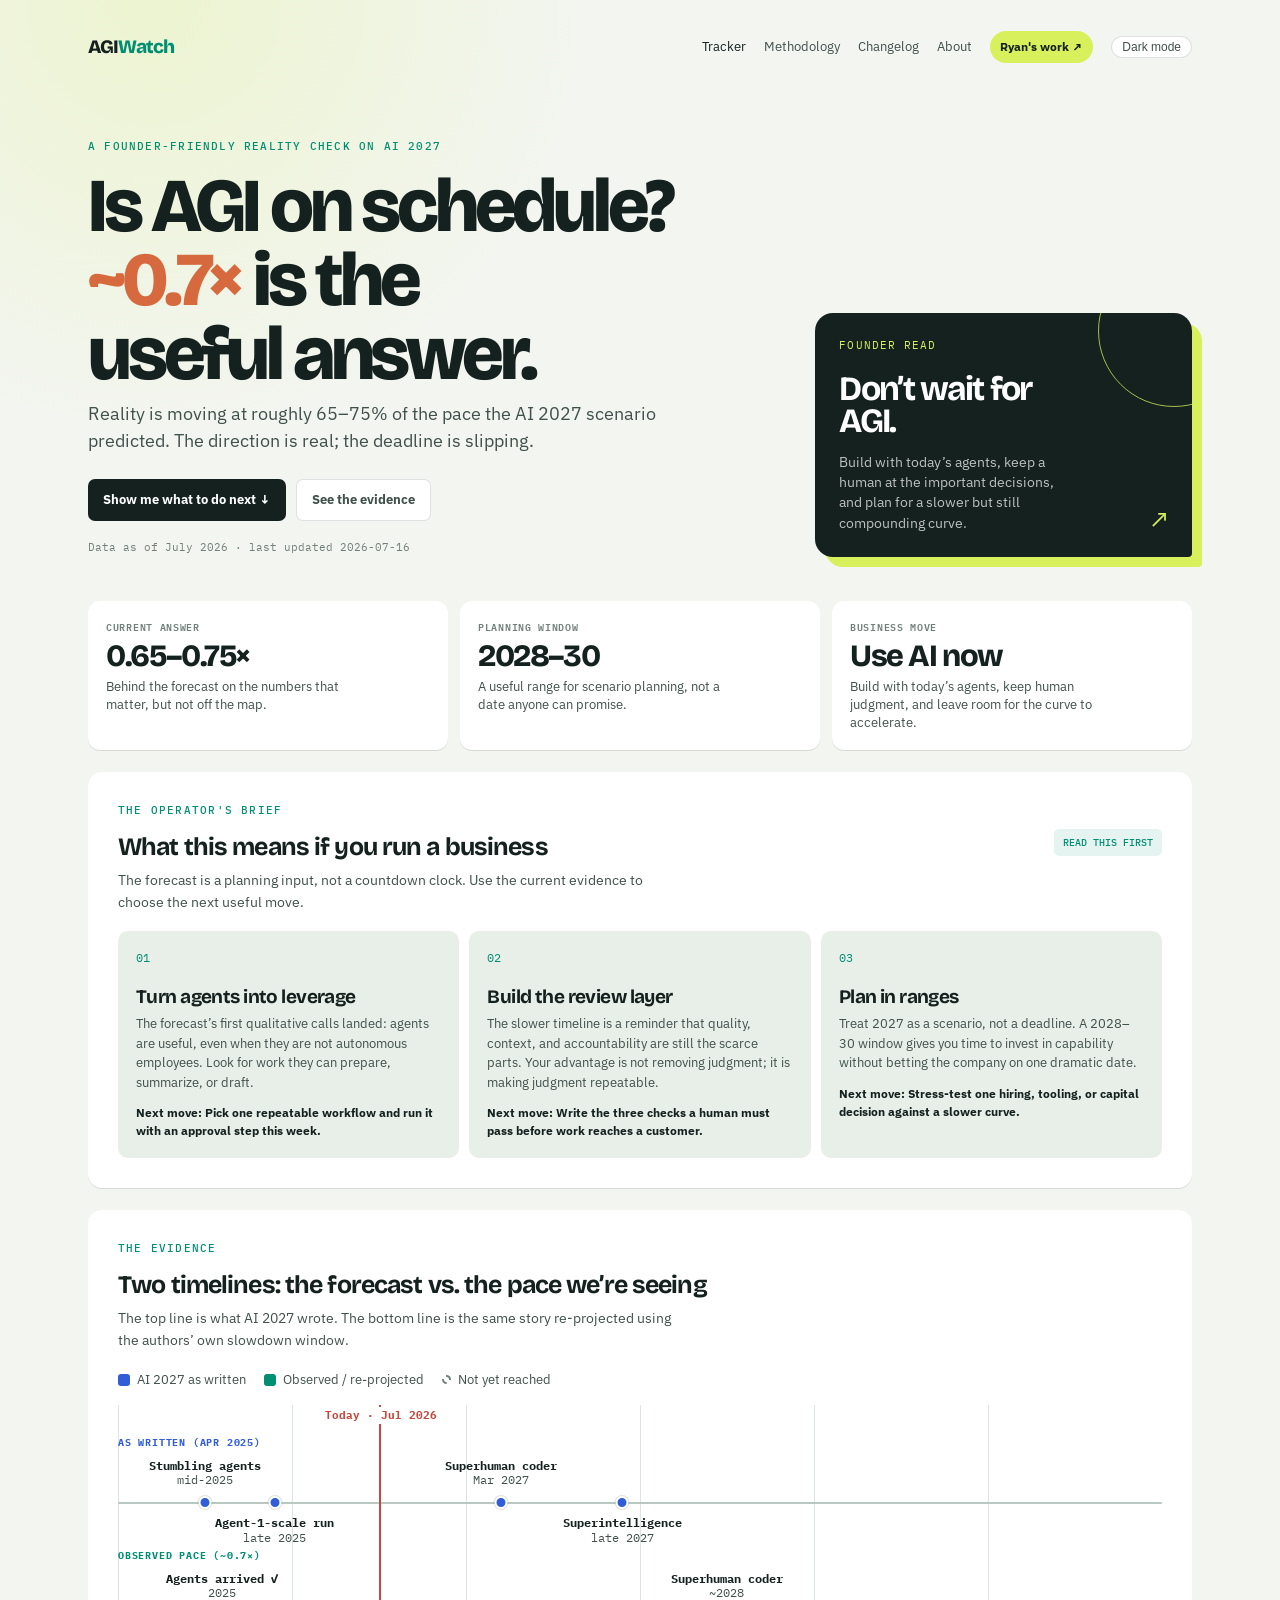
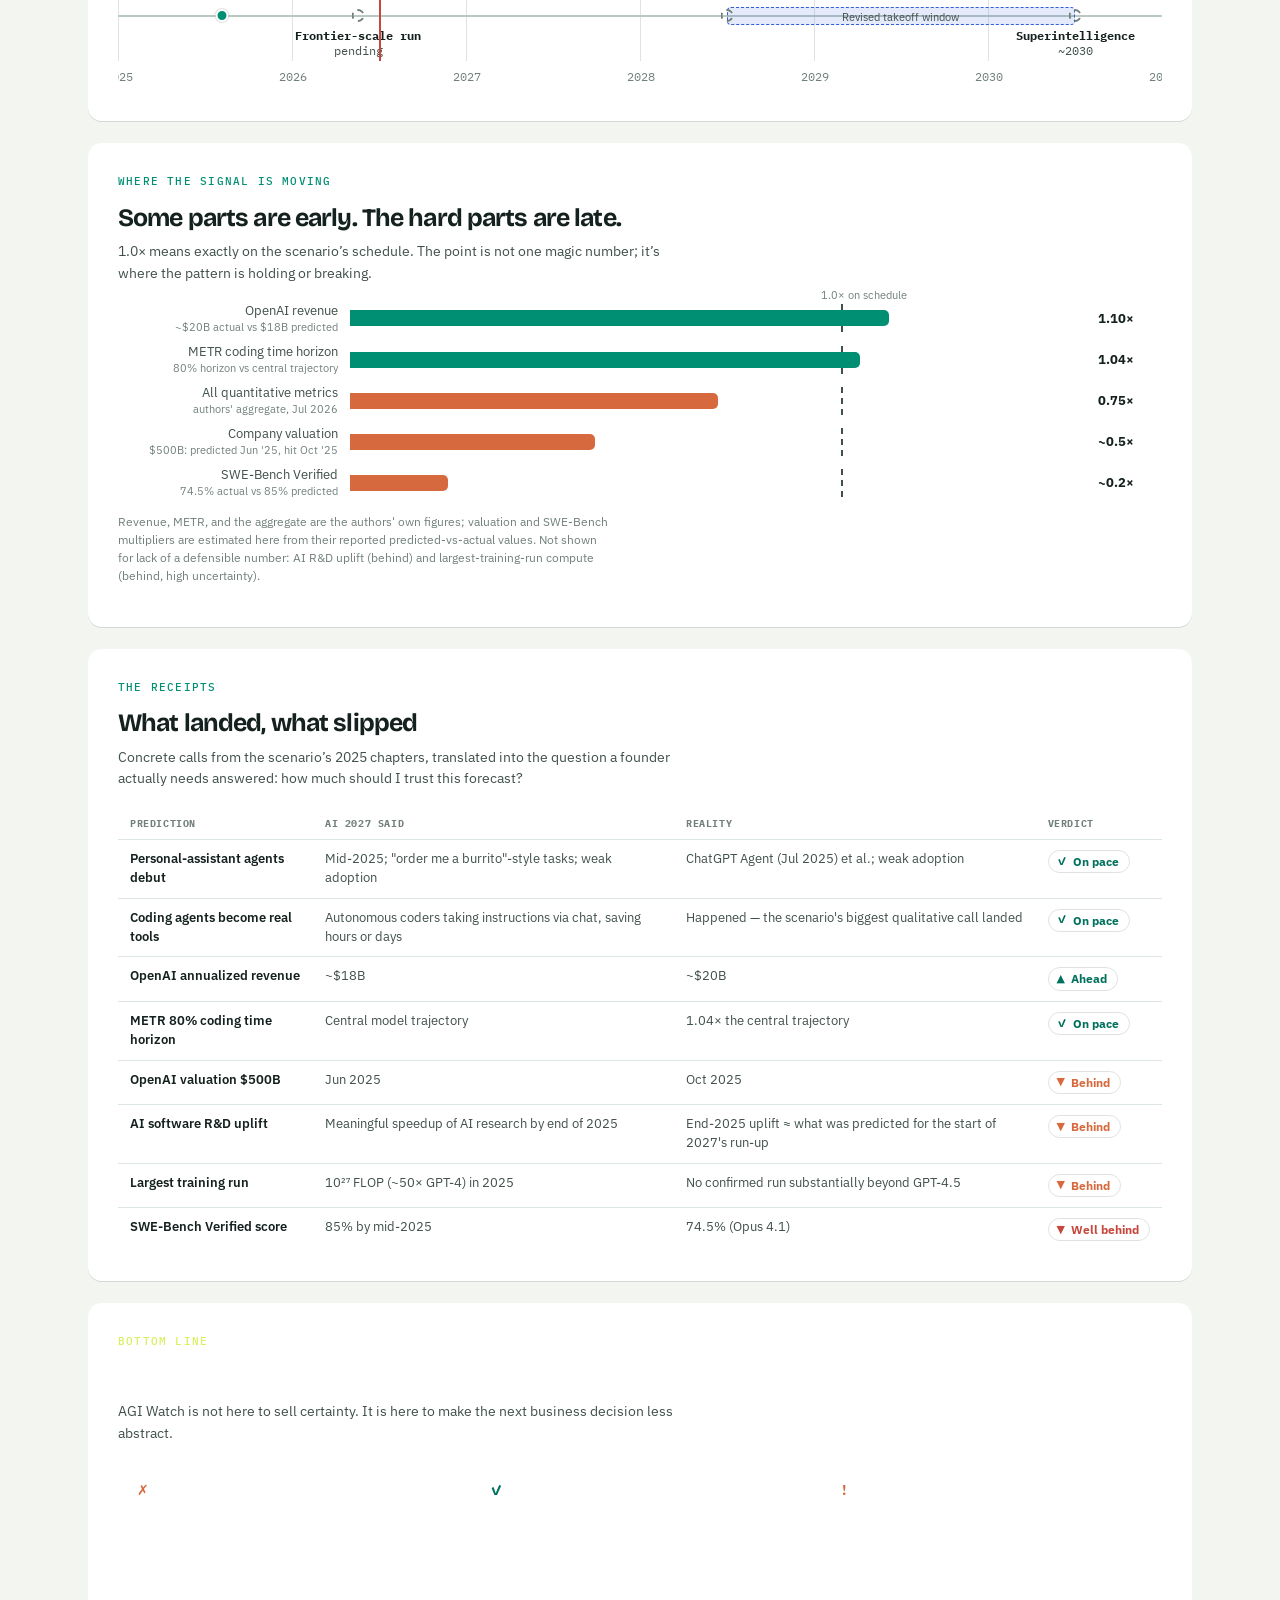
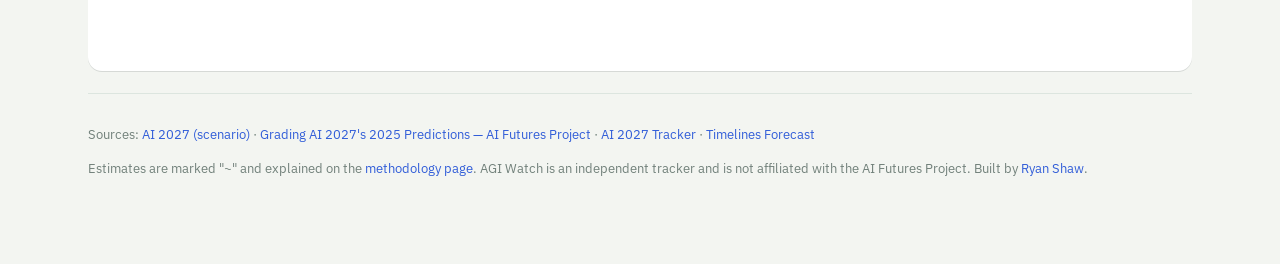
<file: index.html>
<!doctype html>
<html lang="en">
<head>
  <meta charset="utf-8">
  <meta name="viewport" content="width=device-width, initial-scale=1">
  <title>AGI Watch — The founder's read on the AI 2027 forecast</title>
  <meta name="description" content="A plain-English scoreboard for founders: is AI 2027 on schedule, what changed, and what should you do next?">
  <link rel="canonical" href="https://agi.ryanshaw.xyz/">
  <meta property="og:title" content="AGI Watch — The founder's read on the AI 2027 forecast">
  <meta property="og:description" content="Reality is running at ~65–75% of the pace AI 2027 predicted. See what changed and what to do next.">
  <meta property="og:url" content="https://agi.ryanshaw.xyz/">
  <meta property="og:type" content="website">
  <meta name="twitter:card" content="summary">
  <link rel="icon" href="data:image/svg+xml,<svg xmlns='http://www.w3.org/2000/svg' viewBox='0 0 100 100'><text y='.9em' font-size='90'>⏳</text></svg>">
  <link rel="stylesheet" href="assets/tokens.css">
  <link rel="stylesheet" href="assets/site.css">
  <script src="assets/theme.js"></script>
</head>
<body>
<div class="wrap">

  <nav class="nav" aria-label="Main">
    <a class="brand" href="./">AGI<span>Watch</span></a>
    <div class="links">
      <a href="./" aria-current="page">Tracker</a>
      <a href="methodology.html">Methodology</a>
      <a href="changelog.html">Changelog</a>
      <a href="about.html">About</a>
    </div>
    <a class="nav-cta" href="https://ryanshaw.xyz" target="_blank" rel="noopener">Ryan's work ↗</a>
    <button class="theme-toggle" id="theme-toggle" type="button">Dark mode</button>
  </nav>

  <header class="hero">
    <div class="hero-copy">
      <div class="eyebrow">A founder-friendly reality check on AI 2027</div>
      <h1>Is AGI on schedule? <span class="pace" id="verdict-headline-pace">~0.7×</span> is the useful answer.</h1>
      <p class="sub" id="verdict-sub">Reality is moving at roughly 65–75% of the pace the AI 2027 scenario predicted. The direction is real; the deadline is slipping.</p>
      <div class="hero-actions">
        <a class="button button-primary" href="#founder-read">Show me what to do next ↓</a>
        <a class="button button-quiet" href="#evidence">See the evidence</a>
      </div>
      <span class="asof" id="asof">Loading…</span>
    </div>
    <div class="hero-verdict" aria-label="Founder read">
      <span class="verdict-label">Founder read</span>
      <strong>Don’t wait for AGI.</strong>
      <p>Build with today’s agents, keep a human at the important decisions, and plan for a slower but still compounding curve.</p>
      <span class="verdict-mark">↗</span>
    </div>
  </header>

  <p id="load-error" hidden style="color: var(--critical); font-weight: 600;"></p>

  <div class="tiles" id="tiles"></div>

  <section class="card founder-card" id="founder-read">
    <div class="section-kicker">The operator's brief</div>
    <div class="section-intro">
      <div>
        <h2>What this means if you run a business</h2>
        <p class="desc">The forecast is a planning input, not a countdown clock. Use the current evidence to choose the next useful move.</p>
      </div>
      <span class="brief-note">Read this first</span>
    </div>
    <div class="action-grid" id="founder-actions"></div>
  </section>

  <section class="card" id="evidence">
    <div class="section-kicker">The evidence</div>
    <h2>Two timelines: the forecast vs. the pace we’re seeing</h2>
    <p class="desc">The top line is what AI 2027 wrote. The bottom line is the same story re-projected using the authors’ own slowdown window.</p>
    <div class="legend">
      <span class="key"><span class="swatch" style="background:var(--predicted)"></span> AI 2027 as written</span>
      <span class="key"><span class="swatch" style="background:var(--actual)"></span> Observed / re-projected</span>
      <span class="key"><span class="swatch hollow"></span> Not yet reached</span>
    </div>
    <div class="tl-scroll">
      <div class="timeline" id="timeline"></div>
    </div>
  </section>

  <section class="card">
    <div class="section-kicker">Where the signal is moving</div>
    <h2>Some parts are early. The hard parts are late.</h2>
    <p class="desc">1.0× means exactly on the scenario’s schedule. The point is not one magic number; it’s where the pattern is holding or breaking.</p>
    <div class="bars" id="bars"></div>
    <p class="bars-note" id="bars-note"></p>
  </section>

  <section class="card">
    <div class="section-kicker">The receipts</div>
    <h2>What landed, what slipped</h2>
    <p class="desc">Concrete calls from the scenario’s 2025 chapters, translated into the question a founder actually needs answered: how much should I trust this forecast?</p>
    <div class="tbl-scroll">
      <table>
        <thead>
          <tr><th>Prediction</th><th>AI 2027 said</th><th>Reality</th><th>Verdict</th></tr>
        </thead>
        <tbody id="scorecard-body"></tbody>
      </table>
    </div>
  </section>

  <section class="card final-verdict">
    <div class="section-kicker">Bottom line</div>
    <h2>Plan for progress, not a date</h2>
    <p class="desc">AGI Watch is not here to sell certainty. It is here to make the next business decision less abstract.</p>
    <div class="verdict" id="verdict-cards"></div>
  </section>

  <footer>
    <p>Sources: <span id="sources"></span></p>
    <p>Estimates are marked "~" and explained on the <a href="methodology.html">methodology page</a>.
       AGI Watch is an independent tracker and is not affiliated with the AI Futures Project.
       Built by <a href="https://ryanshaw.xyz" target="_blank" rel="noopener">Ryan Shaw</a>.</p>
  </footer>

</div>

<div id="tip" role="tooltip"></div>
<script src="assets/app.js"></script>
</body>
</html>
</file>
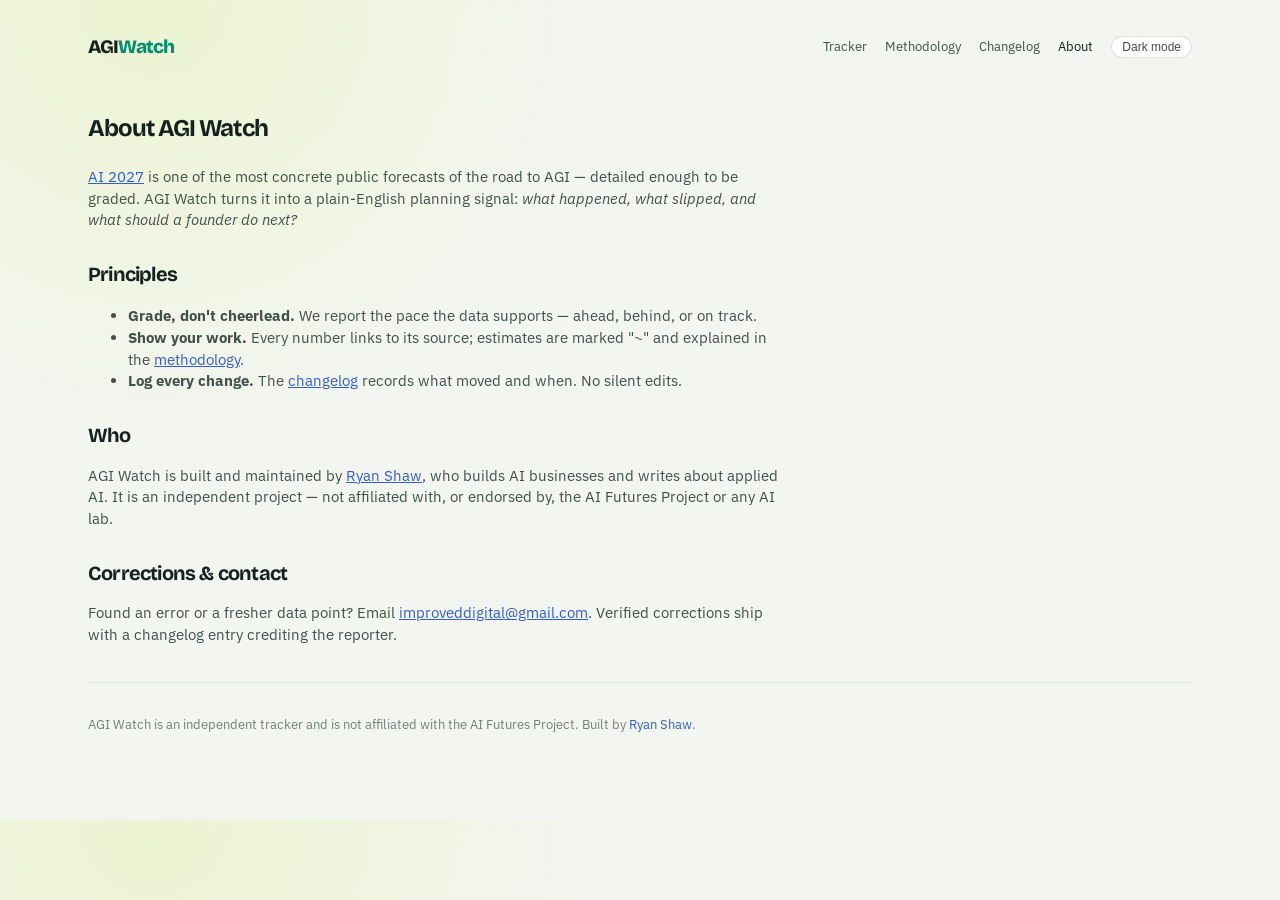
<file: about.html>
<!doctype html>
<html lang="en">
<head>
  <meta charset="utf-8">
  <meta name="viewport" content="width=device-width, initial-scale=1">
  <title>About — AGI Watch</title>
  <meta name="description" content="Who runs AGI Watch and why: an independent scoreboard for the AI 2027 scenario.">
  <link rel="canonical" href="https://agi.ryanshaw.xyz/about.html">
  <link rel="icon" href="data:image/svg+xml,<svg xmlns='http://www.w3.org/2000/svg' viewBox='0 0 100 100'><text y='.9em' font-size='90'>⏳</text></svg>">
  <link rel="stylesheet" href="assets/tokens.css">
  <link rel="stylesheet" href="assets/site.css">
  <script src="assets/theme.js"></script>
</head>
<body>
<div class="wrap">

  <nav class="nav" aria-label="Main">
    <a class="brand" href="./">AGI<span>Watch</span></a>
    <div class="links">
      <a href="./">Tracker</a>
      <a href="methodology.html">Methodology</a>
      <a href="changelog.html">Changelog</a>
      <a href="about.html" aria-current="page">About</a>
    </div>
    <button class="theme-toggle" id="theme-toggle" type="button">Dark mode</button>
  </nav>

  <article class="prose">
    <h1>About AGI Watch</h1>
    <p><a href="https://ai-2027.com/" target="_blank" rel="noopener">AI 2027</a> is one of the most concrete public forecasts of the road to AGI — detailed enough to be graded. AGI Watch turns it into a plain-English planning signal: <em>what happened, what slipped, and what should a founder do next?</em></p>

    <h2>Principles</h2>
    <ul>
      <li><strong>Grade, don't cheerlead.</strong> We report the pace the data supports — ahead, behind, or on track.</li>
      <li><strong>Show your work.</strong> Every number links to its source; estimates are marked "~" and explained in the <a href="methodology.html">methodology</a>.</li>
      <li><strong>Log every change.</strong> The <a href="changelog.html">changelog</a> records what moved and when. No silent edits.</li>
    </ul>

    <h2>Who</h2>
    <p>AGI Watch is built and maintained by <a href="https://ryanshaw.xyz" target="_blank" rel="noopener">Ryan Shaw</a>, who builds AI businesses and writes about applied AI. It is an independent project — not affiliated with, or endorsed by, the AI Futures Project or any AI lab.</p>

    <h2>Corrections &amp; contact</h2>
    <p>Found an error or a fresher data point? Email <a href="mailto:improveddigital@gmail.com">improveddigital@gmail.com</a>. Verified corrections ship with a changelog entry crediting the reporter.</p>
  </article>

  <footer>
    <p>AGI Watch is an independent tracker and is not affiliated with the AI Futures Project.
       Built by <a href="https://ryanshaw.xyz" target="_blank" rel="noopener">Ryan Shaw</a>.</p>
  </footer>

</div>
</body>
</html>
</file>
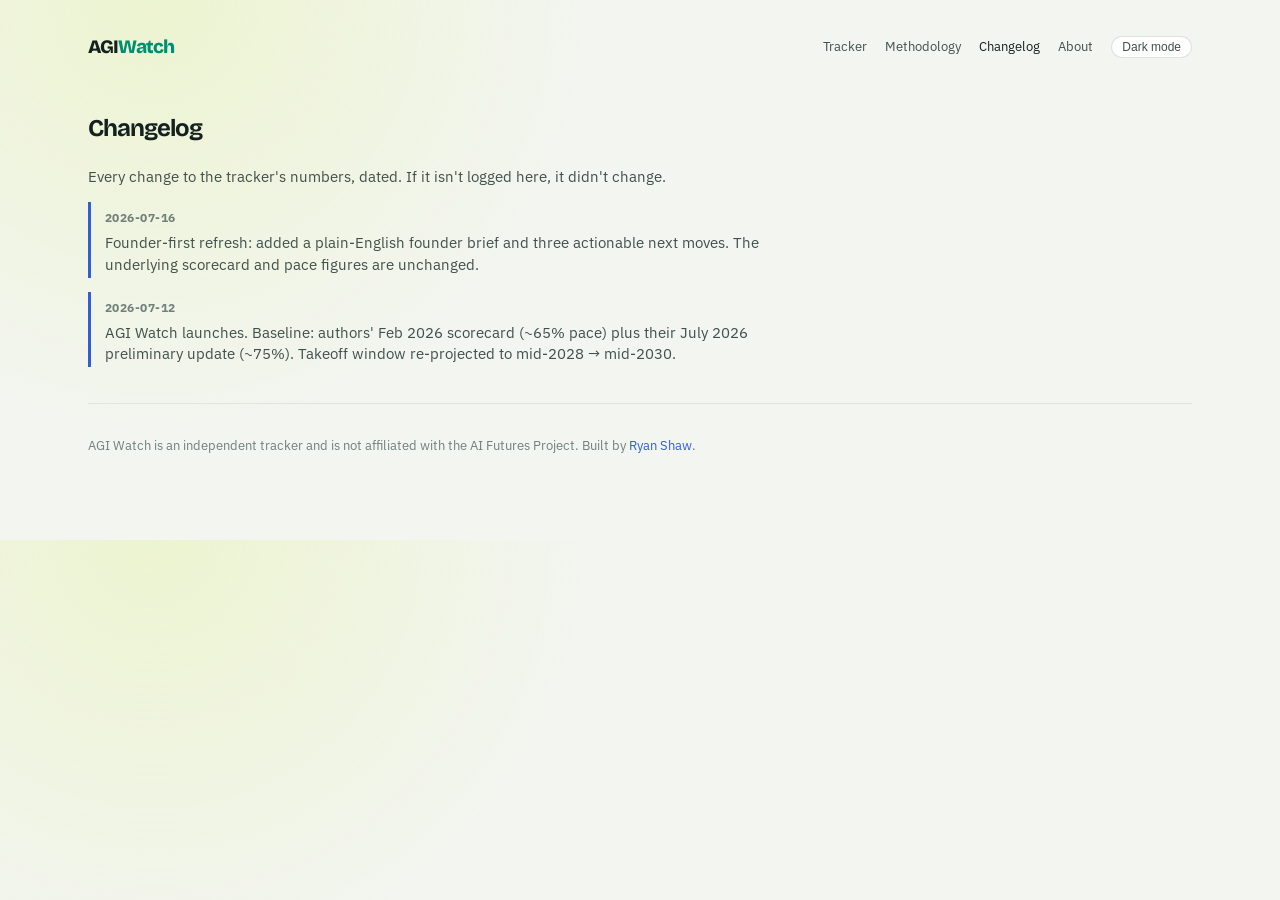
<file: changelog.html>
<!doctype html>
<html lang="en">
<head>
  <meta charset="utf-8">
  <meta name="viewport" content="width=device-width, initial-scale=1">
  <title>Changelog — AGI Watch</title>
  <meta name="description" content="What moved this week: every update to the AGI Watch tracker, dated and explained.">
  <link rel="canonical" href="https://agi.ryanshaw.xyz/changelog.html">
  <link rel="icon" href="data:image/svg+xml,<svg xmlns='http://www.w3.org/2000/svg' viewBox='0 0 100 100'><text y='.9em' font-size='90'>⏳</text></svg>">
  <link rel="stylesheet" href="assets/tokens.css">
  <link rel="stylesheet" href="assets/site.css">
  <script src="assets/theme.js"></script>
</head>
<body>
<div class="wrap">

  <nav class="nav" aria-label="Main">
    <a class="brand" href="./">AGI<span>Watch</span></a>
    <div class="links">
      <a href="./">Tracker</a>
      <a href="methodology.html">Methodology</a>
      <a href="changelog.html" aria-current="page">Changelog</a>
      <a href="about.html">About</a>
    </div>
    <button class="theme-toggle" id="theme-toggle" type="button">Dark mode</button>
  </nav>

  <article class="prose">
    <h1>Changelog</h1>
    <p>Every change to the tracker's numbers, dated. If it isn't logged here, it didn't change.</p>
    <div id="log">Loading…</div>
  </article>

  <footer>
    <p>AGI Watch is an independent tracker and is not affiliated with the AI Futures Project.
       Built by <a href="https://ryanshaw.xyz" target="_blank" rel="noopener">Ryan Shaw</a>.</p>
  </footer>

</div>
<script>
(function () {
  'use strict';
  const esc = (s) => String(s).replace(/[&<>"']/g, (c) => ({ '&': '&amp;', '<': '&lt;', '>': '&gt;', '"': '&quot;', "'": '&#39;' }[c]));
  document.addEventListener('DOMContentLoaded', async function () {
    const el = document.getElementById('log');
    try {
      const res = await fetch('data/tracker.json', { cache: 'no-cache' });
      if (!res.ok) throw new Error('HTTP ' + res.status);
      const data = await res.json();
      el.innerHTML = data.changelog
        .map((e) => '<div class="log-entry"><time>' + esc(e.date) + '</time><p>' + esc(e.entry) + '</p></div>')
        .join('');
    } catch (err) {
      el.textContent = 'Could not load changelog (' + err.message + ').';
    }
  });
})();
</script>
</body>
</html>
</file>
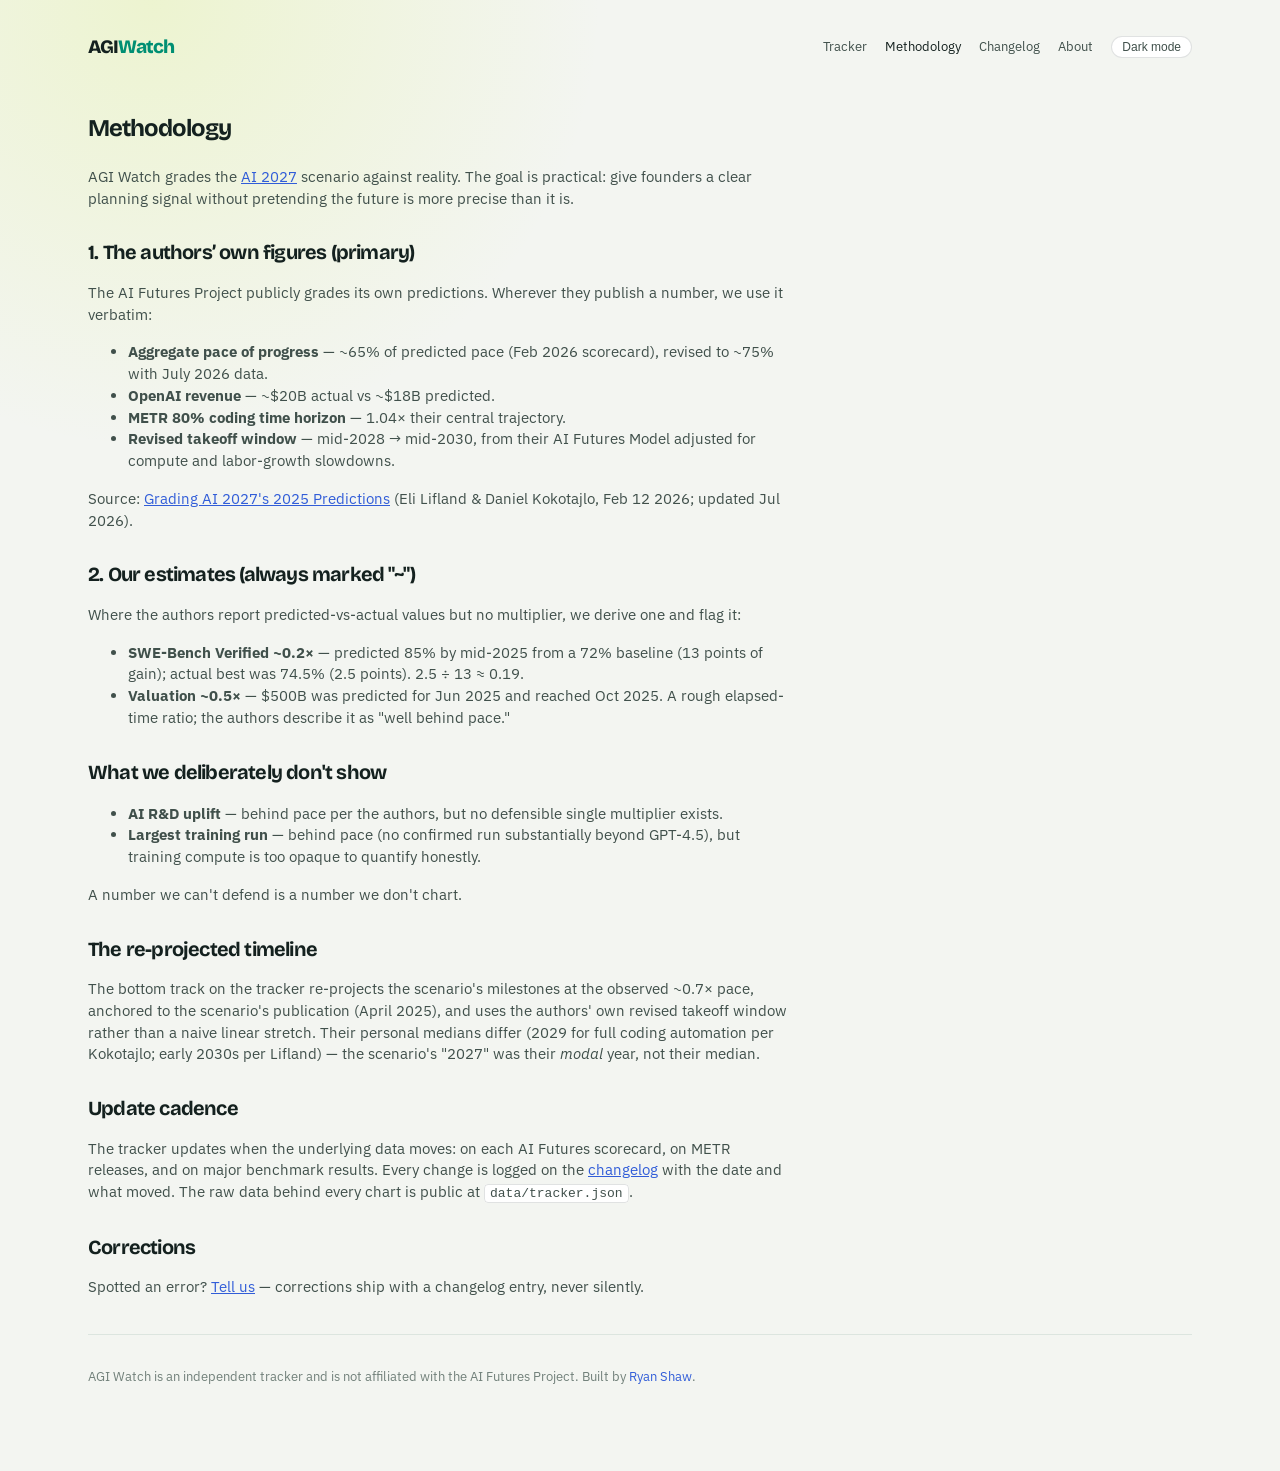
<file: methodology.html>
<!doctype html>
<html lang="en">
<head>
  <meta charset="utf-8">
  <meta name="viewport" content="width=device-width, initial-scale=1">
  <title>Methodology — AGI Watch</title>
  <meta name="description" content="Where every number on AGI Watch comes from: sources, pace multipliers, and which figures are estimates.">
  <link rel="canonical" href="https://agi.ryanshaw.xyz/methodology.html">
  <link rel="icon" href="data:image/svg+xml,<svg xmlns='http://www.w3.org/2000/svg' viewBox='0 0 100 100'><text y='.9em' font-size='90'>⏳</text></svg>">
  <link rel="stylesheet" href="assets/tokens.css">
  <link rel="stylesheet" href="assets/site.css">
  <script src="assets/theme.js"></script>
</head>
<body>
<div class="wrap">

  <nav class="nav" aria-label="Main">
    <a class="brand" href="./">AGI<span>Watch</span></a>
    <div class="links">
      <a href="./">Tracker</a>
      <a href="methodology.html" aria-current="page">Methodology</a>
      <a href="changelog.html">Changelog</a>
      <a href="about.html">About</a>
    </div>
    <button class="theme-toggle" id="theme-toggle" type="button">Dark mode</button>
  </nav>

  <article class="prose">
    <h1>Methodology</h1>
    <p>AGI Watch grades the <a href="https://ai-2027.com/" target="_blank" rel="noopener">AI 2027</a> scenario against reality. The goal is practical: give founders a clear planning signal without pretending the future is more precise than it is.</p>

    <h2>1. The authors’ own figures (primary)</h2>
    <p>The AI Futures Project publicly grades its own predictions. Wherever they publish a number, we use it verbatim:</p>
    <ul>
      <li><strong>Aggregate pace of progress</strong> — ~65% of predicted pace (Feb 2026 scorecard), revised to ~75% with July 2026 data.</li>
      <li><strong>OpenAI revenue</strong> — ~$20B actual vs ~$18B predicted.</li>
      <li><strong>METR 80% coding time horizon</strong> — 1.04× their central trajectory.</li>
      <li><strong>Revised takeoff window</strong> — mid-2028 → mid-2030, from their AI Futures Model adjusted for compute and labor-growth slowdowns.</li>
    </ul>
    <p>Source: <a href="https://blog.aifutures.org/p/grading-ai-2027s-2025-predictions" target="_blank" rel="noopener">Grading AI 2027's 2025 Predictions</a> (Eli Lifland &amp; Daniel Kokotajlo, Feb 12 2026; updated Jul 2026).</p>

    <h2>2. Our estimates (always marked "~")</h2>
    <p>Where the authors report predicted-vs-actual values but no multiplier, we derive one and flag it:</p>
    <ul>
      <li><strong>SWE-Bench Verified ~0.2×</strong> — predicted 85% by mid-2025 from a 72% baseline (13 points of gain); actual best was 74.5% (2.5 points). 2.5 ÷ 13 ≈ 0.19.</li>
      <li><strong>Valuation ~0.5×</strong> — $500B was predicted for Jun 2025 and reached Oct 2025. A rough elapsed-time ratio; the authors describe it as "well behind pace."</li>
    </ul>

    <h2>What we deliberately don't show</h2>
    <ul>
      <li><strong>AI R&amp;D uplift</strong> — behind pace per the authors, but no defensible single multiplier exists.</li>
      <li><strong>Largest training run</strong> — behind pace (no confirmed run substantially beyond GPT-4.5), but training compute is too opaque to quantify honestly.</li>
    </ul>
    <p>A number we can't defend is a number we don't chart.</p>

    <h2>The re-projected timeline</h2>
    <p>The bottom track on the tracker re-projects the scenario's milestones at the observed ~0.7× pace, anchored to the scenario's publication (April 2025), and uses the authors' own revised takeoff window rather than a naive linear stretch. Their personal medians differ (2029 for full coding automation per Kokotajlo; early 2030s per Lifland) — the scenario's "2027" was their <em>modal</em> year, not their median.</p>

    <h2>Update cadence</h2>
    <p>The tracker updates when the underlying data moves: on each AI Futures scorecard, on METR releases, and on major benchmark results. Every change is logged on the <a href="changelog.html">changelog</a> with the date and what moved. The raw data behind every chart is public at <code>data/tracker.json</code>.</p>

    <h2>Corrections</h2>
    <p>Spotted an error? <a href="about.html">Tell us</a> — corrections ship with a changelog entry, never silently.</p>
  </article>

  <footer>
    <p>AGI Watch is an independent tracker and is not affiliated with the AI Futures Project.
       Built by <a href="https://ryanshaw.xyz" target="_blank" rel="noopener">Ryan Shaw</a>.</p>
  </footer>

</div>
</body>
</html>
</file>
<file: assets/tokens.css>
/* AGI Watch — design tokens (operator's field note) */
:root {
  --page:        #f3f5f1;
  --surface:     #ffffff;
  --surface-2:   #e8eee8;
  --ink:        #14211f;
  --ink-2:       #40504b;
  --muted:       #71807a;
  --grid:        #dce5df;
  --baseline:    #b9c8c0;
  --border:      rgba(20,33,31,0.13);
  --predicted:   #315dd8;   /* series 1: AI 2027 as written */
  --actual:      #008f73;   /* series 2: observed reality   */
  --good:        #008f73;
  --good-text:   #00715d;
  --warning:     #e8a719;
  --serious:     #d66a3e;
  --critical:    #c6473d;
  --accent:      #d7f05b;
  --band:        rgba(49,93,216,0.13);
}
@media (prefers-color-scheme: dark) {
  :root {
    --page:      #101917;
    --surface:   #192522;
    --surface-2: #22332e;
    --ink:       #f3f5f1;
    --ink-2:     #c1d0c8;
    --muted:     #91a39a;
    --grid:      #30413b;
    --baseline:  #445850;
    --border:    rgba(255,255,255,0.10);
    --predicted: #7793ff;
    --actual:    #35c6a6;
    --good:      #35c6a6;
    --good-text: #62d6ba;
    --accent:    #c8e94e;
    --band:      rgba(119,147,255,0.18);
  }
}
:root[data-theme="dark"] {
    --page:      #101917;
    --surface:   #192522;
    --surface-2: #22332e;
    --ink:       #f3f5f1;
    --ink-2:     #c1d0c8;
    --muted:     #91a39a;
    --grid:      #30413b;
    --baseline:  #445850;
    --border:    rgba(255,255,255,0.10);
    --predicted: #7793ff;
    --actual:    #35c6a6;
    --good:      #35c6a6;
    --good-text: #62d6ba;
    --accent:    #c8e94e;
    --band:      rgba(119,147,255,0.18);
}
:root[data-theme="light"] {
    --page:      #f3f5f1;
    --surface:   #ffffff;
    --surface-2: #e8eee8;
    --ink:       #14211f;
    --ink-2:     #40504b;
    --muted:     #71807a;
    --grid:      #dce5df;
    --baseline:  #b9c8c0;
    --border:    rgba(11,11,11,0.10);
    --predicted: #315dd8;
    --actual:    #008f73;
    --good:      #008f73;
    --good-text: #00715d;
    --accent:    #d7f05b;
    --band:      rgba(49,93,216,0.13);
}
</file>
<file: assets/site.css>
@import url('https://fonts.googleapis.com/css2?family=Bricolage+Grotesque:opsz,wght@12..96,500;12..96,600;12..96,700&family=IBM+Plex+Mono:wght@400;500&family=IBM+Plex+Sans:wght@400;500;600;700&display=swap');

/* AGI Watch — layout & components (consumes tokens.css) */
* { box-sizing: border-box; }
html, body { margin: 0; padding: 0; }
body {
  background: var(--page);
  color: var(--ink);
  font-family: system-ui, -apple-system, "Segoe UI", sans-serif;
  line-height: 1.5;
  -webkit-font-smoothing: antialiased;
}
.wrap { max-width: 980px; margin: 0 auto; padding: 28px 24px 64px; display: flex; flex-direction: column; gap: 28px; }
a { color: var(--predicted); }
a:focus-visible, button:focus-visible { outline: 2px solid var(--predicted); outline-offset: 2px; border-radius: 3px; }

/* ---------- top nav ---------- */
.nav { display: flex; align-items: center; gap: 18px; padding: 4px 0; }
.nav .brand { font-weight: 800; letter-spacing: -0.01em; font-size: 15px; color: var(--ink); text-decoration: none; }
.nav .brand span { color: var(--predicted); }
.nav .links { display: flex; gap: 14px; margin-left: auto; font-size: 13.5px; }
.nav .links a { color: var(--ink-2); text-decoration: none; }
.nav .links a:hover, .nav .links a[aria-current="page"] { color: var(--ink); }
.nav .theme-toggle {
  border: 1px solid var(--border); background: var(--surface); color: var(--ink-2);
  border-radius: 999px; padding: 3px 10px; font-size: 12px; cursor: pointer;
}

/* ---------- hero ---------- */
header.hero .eyebrow {
  font-size: 12px; letter-spacing: 0.08em; text-transform: uppercase;
  color: var(--muted); font-weight: 600; margin-bottom: 6px;
}
header.hero h1 { font-size: clamp(28px, 4.5vw, 42px); margin: 0 0 8px; font-weight: 800; letter-spacing: -0.02em; text-wrap: balance; }
header.hero p.sub { color: var(--ink-2); margin: 0; max-width: 62ch; font-size: 16px; }
.asof {
  display: inline-block; margin-top: 12px; padding: 3px 10px; border-radius: 999px;
  border: 1px solid var(--border); background: var(--surface);
  font-size: 12.5px; color: var(--ink-2); font-weight: 600;
}
h1 .pace { color: var(--serious); white-space: nowrap; }

/* ---------- stat tiles ---------- */
.tiles { display: grid; grid-template-columns: repeat(auto-fit, minmax(240px, 1fr)); gap: 14px; }
.tile {
  background: var(--surface); border: 1px solid var(--border); border-radius: 10px;
  padding: 18px 20px 16px; display: flex; flex-direction: column; gap: 4px;
}
.tile .label { font-size: 12px; letter-spacing: 0.07em; text-transform: uppercase; color: var(--muted); font-weight: 600; }
.tile .value { font-size: 30px; font-weight: 750; letter-spacing: -0.02em; line-height: 1.15; }
.tile .note  { font-size: 13px; color: var(--ink-2); }

/* ---------- cards ---------- */
section.card {
  background: var(--surface); border: 1px solid var(--border); border-radius: 10px;
  padding: 22px 22px 20px;
}
section.card h2 { margin: 0 0 4px; font-size: 17px; font-weight: 700; letter-spacing: -0.01em; }
section.card p.desc { margin: 0 0 18px; font-size: 13.5px; color: var(--ink-2); max-width: 70ch; }

/* ---------- legend ---------- */
.legend { display: flex; gap: 18px; flex-wrap: wrap; margin-bottom: 16px; font-size: 13px; color: var(--ink-2); }
.legend .key { display: inline-flex; align-items: center; gap: 7px; }
.swatch { width: 12px; height: 12px; border-radius: 3px; display: inline-block; }
.swatch.hollow { background: transparent; border: 2px dashed var(--muted); width: 9px; height: 9px; border-radius: 50%; }

/* ---------- timeline ---------- */
.tl-scroll { overflow-x: auto; }
.timeline { min-width: 660px; position: relative; padding: 26px 0 30px; }
.tl-grid { position: absolute; inset: 0 0 30px 0; }
.tl-grid .yr { position: absolute; top: 0; bottom: 0; border-left: 1px solid var(--grid); }
.tl-grid .yr span {
  position: absolute; bottom: -24px; left: 0; transform: translateX(-50%);
  font-size: 11.5px; color: var(--muted); font-variant-numeric: tabular-nums;
}
.tname {
  position: relative; font-size: 11.5px; font-weight: 700; margin: 4px 0 0;
  letter-spacing: 0.06em; text-transform: uppercase;
}
.tname.predicted { color: var(--predicted); }
.tname.actual    { color: var(--actual); }
.track { position: relative; height: 76px; margin: 0 0 22px; }
.track .rail { position: absolute; left: 0; right: 0; top: 52px; height: 2px; background: var(--baseline); border-radius: 1px; }
.ms { position: absolute; top: 46px; transform: translateX(-50%); cursor: default; }
.ms .dot {
  width: 13px; height: 13px; border-radius: 50%;
  border: 2px solid var(--surface); box-shadow: 0 0 0 1px var(--border);
}
.track.predicted .dot { background: var(--predicted); }
.track.actual    .dot { background: var(--actual); }
.ms.pending .dot { background: transparent; border: 2px dashed var(--muted); box-shadow: none; }
.ms .mlab {
  position: absolute; top: 20px; left: 50%; transform: translateX(-50%);
  white-space: nowrap; font-size: 11.5px; color: var(--ink-2); text-align: center; line-height: 1.25;
}
.ms.up .mlab { top: auto; bottom: 22px; }
.ms .mlab b { color: var(--ink); font-weight: 650; }
.bandbar {
  position: absolute; top: 44px; height: 18px; border-radius: 4px;
  background: var(--band); border: 1px dashed var(--predicted);
}
.bandbar span {
  position: absolute; top: 1px; left: 50%; transform: translateX(-50%);
  font-size: 11px; color: var(--ink-2); white-space: nowrap;
}
.today { position: absolute; top: 0; bottom: 30px; width: 0; border-left: 2px solid var(--critical); }
.today em {
  position: absolute; top: 2px; left: 50%; transform: translateX(-50%);
  font-style: normal; font-size: 11px; background: var(--surface); padding: 0 5px;
  font-weight: 700; color: var(--critical); white-space: nowrap; border-radius: 3px;
}

/* ---------- pace bars ---------- */
.bars { display: flex; flex-direction: column; gap: 10px; }
.barrow { display: grid; grid-template-columns: 190px 1fr 64px; align-items: center; gap: 12px; }
.barrow .bl { font-size: 13px; color: var(--ink-2); text-align: right; line-height: 1.3; }
.barrow .bl small { display: block; color: var(--muted); font-size: 11px; }
.btrack { position: relative; height: 22px; }
.btrack .fill {
  position: absolute; left: 0; top: 3px; bottom: 3px; border-radius: 0 4px 4px 0;
  background: var(--actual); min-width: 3px;
}
.btrack .fill.behind { background: var(--serious); }
.btrack .fill.ahead  { background: var(--good); }
.btrack .ref { position: absolute; top: -3px; bottom: -3px; border-left: 2px dashed var(--ink-2); }
.btrack .ref i {
  position: absolute; top: -16px; left: -22px; font-style: normal; font-size: 10.5px; color: var(--muted); white-space: nowrap;
}
.barrow .bv { font-size: 13px; font-weight: 700; font-variant-numeric: tabular-nums; }
.bars-note { margin-top: 14px; font-size: 12px; color: var(--muted); max-width: 70ch; }
@media (prefers-reduced-motion: no-preference) {
  .btrack .fill { transition: width 0.6s ease; }
}
@media (max-width: 560px) {
  .barrow { grid-template-columns: 120px 1fr 52px; }
}

/* ---------- scorecard table ---------- */
.tbl-scroll { overflow-x: auto; }
table { border-collapse: collapse; width: 100%; min-width: 640px; font-size: 13.5px; }
th {
  text-align: left; font-size: 11.5px; text-transform: uppercase; letter-spacing: 0.06em;
  color: var(--muted); font-weight: 650; padding: 8px 12px; border-bottom: 1px solid var(--grid);
}
td { padding: 10px 12px; border-bottom: 1px solid var(--grid); vertical-align: top; color: var(--ink-2); }
td:first-child { color: var(--ink); font-weight: 600; }
tr:last-child td { border-bottom: none; }
td.num { font-variant-numeric: tabular-nums; white-space: nowrap; }
.pill {
  display: inline-flex; align-items: center; gap: 6px; padding: 2px 10px 2px 8px;
  border-radius: 999px; font-size: 12px; font-weight: 700; white-space: nowrap;
  border: 1px solid var(--border);
}
.pill::before { font-size: 11px; }
.pill.ok       { color: var(--good-text); } .pill.ok::before       { content: "\2713"; }
.pill.ahead    { color: var(--good-text); } .pill.ahead::before    { content: "\25B2"; }
.pill.behind   { color: var(--serious);   } .pill.behind::before   { content: "\25BC"; }
.pill.faroff   { color: var(--critical);  } .pill.faroff::before   { content: "\25BC"; }

/* ---------- verdict cards ---------- */
.verdict { display: grid; grid-template-columns: repeat(auto-fit, minmax(260px, 1fr)); gap: 14px; }
.vcard { border: 1px solid var(--border); border-radius: 10px; padding: 16px 18px; background: var(--surface); }
.vcard h3 { margin: 0 0 6px; font-size: 14px; font-weight: 700; }
.vcard p { margin: 0; font-size: 13px; color: var(--ink-2); }
.vcard h3 .tick { color: var(--good-text); margin-right: 4px; }
.vcard h3 .cross { color: var(--serious); margin-right: 4px; }

/* ---------- prose pages (methodology / about / changelog) ---------- */
.prose { max-width: 70ch; }
.prose h2 { font-size: 20px; margin: 28px 0 8px; letter-spacing: -0.01em; }
.prose h3 { font-size: 15px; margin: 20px 0 6px; }
.prose p, .prose li { color: var(--ink-2); font-size: 14.5px; }
.prose code { background: var(--surface); border: 1px solid var(--border); border-radius: 4px; padding: 1px 5px; font-size: 13px; }
.log-entry { border-left: 3px solid var(--predicted); padding: 2px 0 2px 14px; margin: 14px 0; }
.log-entry time { font-size: 12px; color: var(--muted); font-weight: 700; letter-spacing: 0.04em; }
.log-entry p { margin: 4px 0 0; }

/* ---------- footer ---------- */
footer { font-size: 12.5px; color: var(--muted); line-height: 1.7; border-top: 1px solid var(--grid); padding-top: 18px; }
footer a { color: var(--predicted); text-decoration: none; }
footer a:hover { text-decoration: underline; }

/* ---------- tooltip ---------- */
#tip {
  position: fixed; z-index: 10; pointer-events: none; display: none;
  background: var(--ink); color: var(--page); padding: 6px 10px; border-radius: 6px;
  font-size: 12px; max-width: 260px; line-height: 1.4;
}

/* ---------- founder-first refresh ---------- */
body {
  font-family: "IBM Plex Sans", system-ui, sans-serif;
  background:
    radial-gradient(circle at 12% 0%, color-mix(in srgb, var(--accent) 22%, transparent), transparent 28rem),
    var(--page);
}
.wrap { max-width: 1160px; padding: 26px 28px 72px; gap: 22px; }
.nav { min-height: 42px; }
.nav .brand { font-family: "Bricolage Grotesque", system-ui, sans-serif; font-size: 19px; letter-spacing: -0.045em; }
.nav .brand span { color: var(--actual); }
.nav .links { gap: 18px; font-size: 13px; }
.nav-cta {
  display: inline-flex; align-items: center; min-height: 32px; padding: 0 10px;
  color: var(--ink); background: var(--accent); border-radius: 999px;
  text-decoration: none; font-size: 12px; font-weight: 700;
}
.theme-toggle { white-space: nowrap; }
header.hero {
  display: grid; grid-template-columns: minmax(0, 1.3fr) minmax(260px, .7fr); gap: 28px;
  padding: 48px 0 22px; align-items: end;
}
header.hero .eyebrow, .section-kicker {
  color: var(--actual); font-family: "IBM Plex Mono", monospace; font-size: 11px;
  font-weight: 500; letter-spacing: .11em; text-transform: uppercase;
}
header.hero .eyebrow { margin-bottom: 14px; }
header.hero h1 {
  max-width: 780px; font-family: "Bricolage Grotesque", system-ui, sans-serif;
  font-size: clamp(42px, 6.1vw, 76px); line-height: .98; letter-spacing: -.055em;
}
header.hero p.sub { max-width: 54ch; font-size: 18px; line-height: 1.5; }
.hero-actions { display: flex; flex-wrap: wrap; gap: 10px; margin-top: 25px; }
.button { display: inline-flex; align-items: center; min-height: 42px; padding: 0 15px; border-radius: 7px; font-size: 13px; font-weight: 700; text-decoration: none; }
.button-primary { background: var(--ink); color: var(--surface); }
.button-primary:hover { background: var(--actual); }
.button-quiet { border: 1px solid var(--border); color: var(--ink-2); background: var(--surface); }
.button-quiet:hover { color: var(--ink); border-color: var(--actual); }
.hero-verdict {
  position: relative; min-height: 218px; padding: 24px; overflow: hidden;
  display: flex; flex-direction: column; justify-content: space-between;
  background: var(--ink); color: var(--surface); border-radius: 18px 18px 4px 18px;
  box-shadow: 10px 10px 0 var(--accent);
}
.hero-verdict::before { content: ""; position: absolute; width: 150px; height: 150px; right: -58px; top: -58px; border: 1px solid color-mix(in srgb, var(--accent) 75%, transparent); border-radius: 50%; }
.verdict-label { color: var(--accent); font-family: "IBM Plex Mono", monospace; font-size: 11px; letter-spacing: .1em; text-transform: uppercase; }
.hero-verdict strong { max-width: 9ch; margin-top: 20px; font-family: "Bricolage Grotesque", system-ui, sans-serif; font-size: 34px; line-height: .95; letter-spacing: -.05em; }
.hero-verdict p { max-width: 29ch; margin: 14px 0 0; color: color-mix(in srgb, var(--surface) 72%, transparent); font-size: 14px; line-height: 1.45; }
.verdict-mark { position: absolute; right: 22px; bottom: 18px; color: var(--accent); font-size: 26px; }
.asof { margin-top: 18px; background: transparent; border: 0; padding: 0; color: var(--muted); font-family: "IBM Plex Mono", monospace; font-size: 11px; font-weight: 400; }
.tiles { grid-template-columns: repeat(3, 1fr); gap: 12px; }
.tile { min-height: 132px; padding: 18px; border: 0; border-radius: 12px; box-shadow: 0 1px 0 var(--border); }
.tile .label { font-family: "IBM Plex Mono", monospace; font-size: 10px; }
.tile .value { font-family: "Bricolage Grotesque", system-ui, sans-serif; font-size: 31px; letter-spacing: -.045em; }
.tile .note { max-width: 33ch; line-height: 1.4; }
section.card { padding: 30px; border: 0; border-radius: 14px; box-shadow: 0 1px 0 var(--border); }
section.card h2 { font-family: "Bricolage Grotesque", system-ui, sans-serif; font-size: 25px; letter-spacing: -.035em; }
section.card p.desc { font-size: 14px; line-height: 1.55; }
.section-kicker { margin-bottom: 10px; }
.section-intro { display: flex; align-items: start; justify-content: space-between; gap: 20px; }
.section-intro h2 { margin-bottom: 6px; }
.section-intro .desc { margin-bottom: 22px; }
.brief-note { padding: 6px 9px; color: var(--actual); background: color-mix(in srgb, var(--actual) 10%, transparent); border-radius: 5px; font-family: "IBM Plex Mono", monospace; font-size: 10px; font-weight: 500; text-transform: uppercase; white-space: nowrap; }
.action-grid { display: grid; grid-template-columns: repeat(3, 1fr); gap: 10px; }
.action-card { min-height: 180px; padding: 18px; background: var(--surface-2); border-radius: 10px; }
.action-card .action-number { color: var(--actual); font-family: "IBM Plex Mono", monospace; font-size: 12px; }
.action-card h3 { margin: 20px 0 8px; font-family: "Bricolage Grotesque", system-ui, sans-serif; font-size: 19px; line-height: 1; letter-spacing: -.03em; }
.action-card p { margin: 0; color: var(--ink-2); font-size: 13px; line-height: 1.5; }
.action-card strong { display: block; margin-top: 12px; color: var(--ink); font-size: 12px; }
.legend { margin-top: 18px; }
.tname { font-family: "IBM Plex Mono", monospace; font-size: 10px; letter-spacing: .08em; }
.mlab, .tl-grid .yr span, .today em { font-family: "IBM Plex Mono", monospace; }
.barrow { grid-template-columns: 220px 1fr 64px; }
.barrow .bl { font-size: 13px; }
.btrack .fill { border-radius: 0 5px 5px 0; }
table { font-size: 13px; }
th { font-family: "IBM Plex Mono", monospace; font-size: 10px; }
td { line-height: 1.45; }
.final-verdict { background: var(--ink); color: var(--surface); }
.final-verdict h2 { color: var(--surface); font-size: 31px; }
.final-verdict p.desc { color: color-mix(in srgb, var(--surface) 72%, transparent); }
.final-verdict .section-kicker { color: var(--accent); }
.vcard { background: color-mix(in srgb, var(--surface) 8%, transparent); border-color: color-mix(in srgb, var(--surface) 18%, transparent); }
.vcard h3 { color: var(--surface); }
.vcard p { color: color-mix(in srgb, var(--surface) 72%, transparent); }
.prose h1, .prose h2 { font-family: "Bricolage Grotesque", system-ui, sans-serif; letter-spacing: -.04em; }

@media (max-width: 760px) {
  header.hero { grid-template-columns: 1fr; padding-top: 34px; }
  .hero-verdict { min-height: 190px; box-shadow: 7px 7px 0 var(--accent); }
  .tiles, .action-grid { grid-template-columns: 1fr; }
  .tile { min-height: 0; }
  .nav .links { order: 3; width: 100%; margin: 4px 0 0; overflow-x: auto; padding-bottom: 2px; }
  .nav { flex-wrap: wrap; }
  .nav-cta { margin-left: auto; }
  .section-intro { display: block; }
  .brief-note { display: inline-block; margin-bottom: 18px; }
  section.card { padding: 22px 18px; }
  .barrow { grid-template-columns: 135px 1fr 50px; gap: 8px; }
  .barrow .bl { font-size: 11px; }
}
</file>
